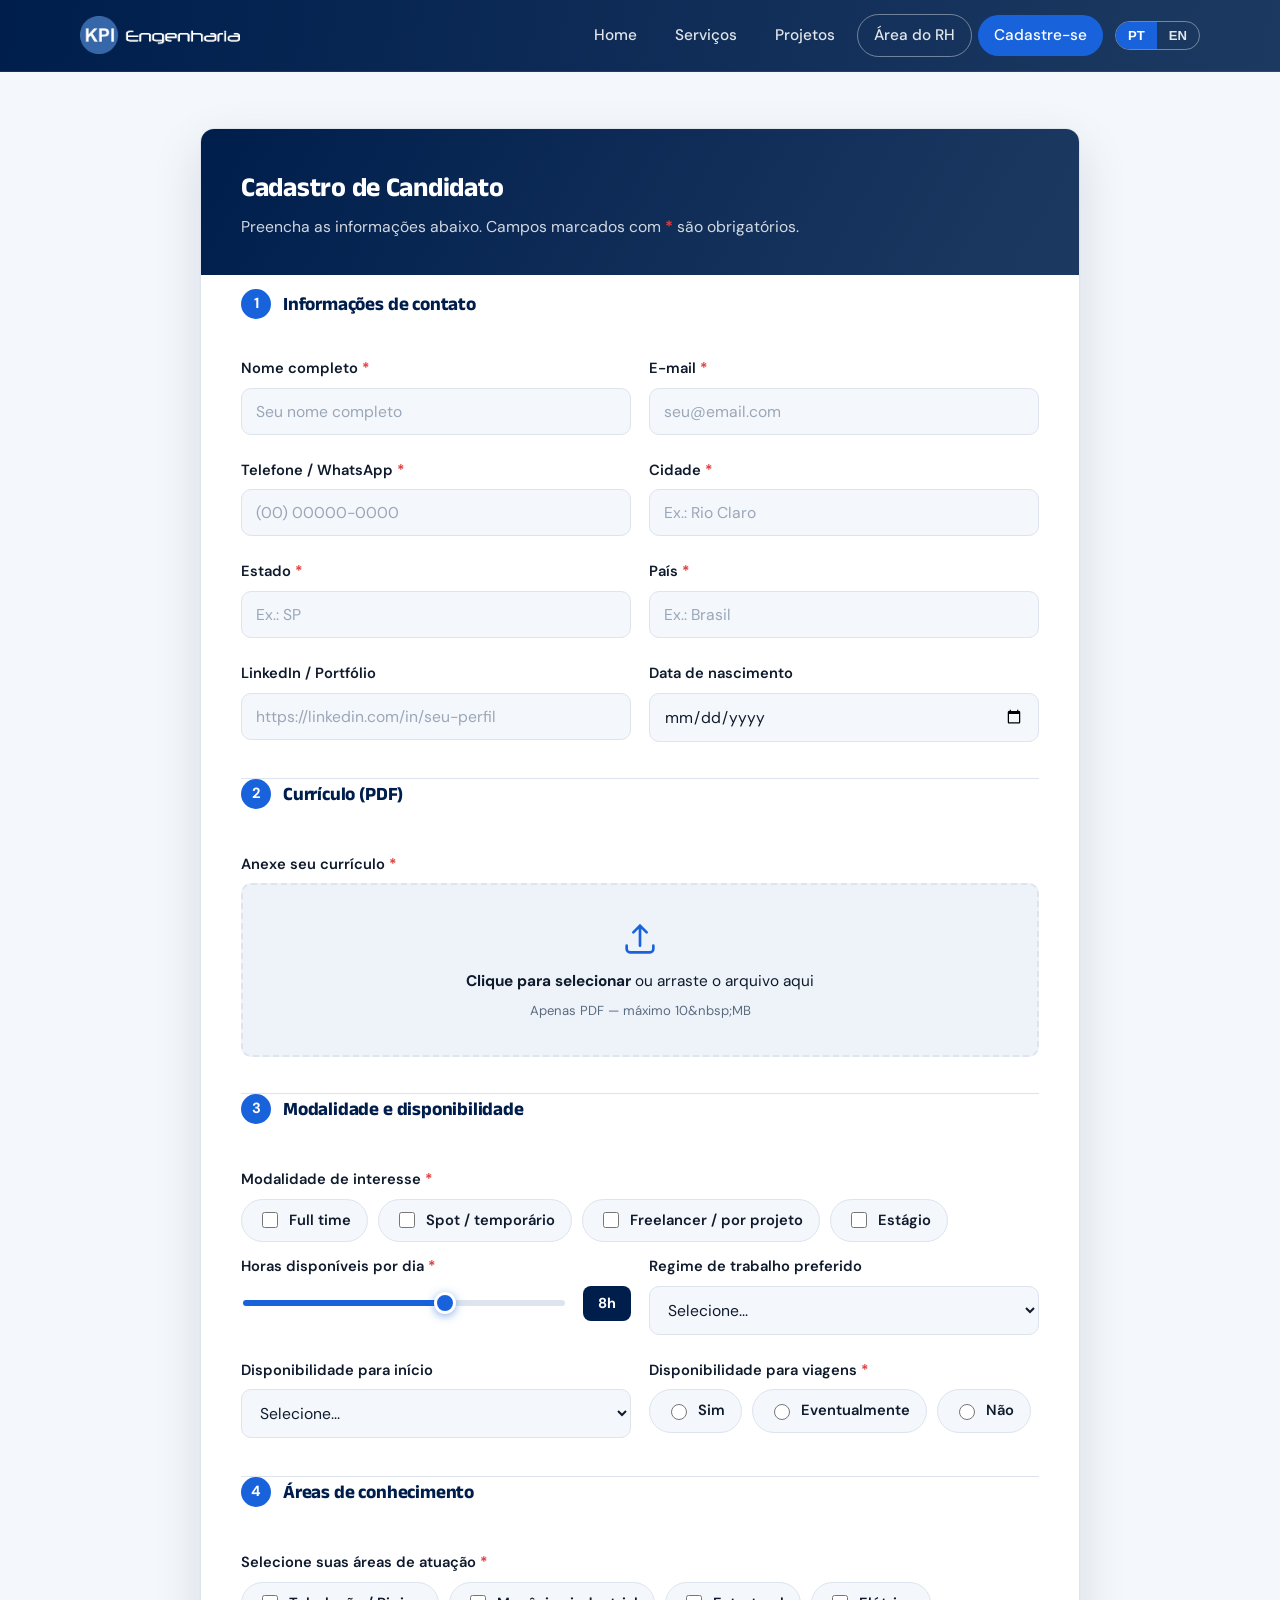
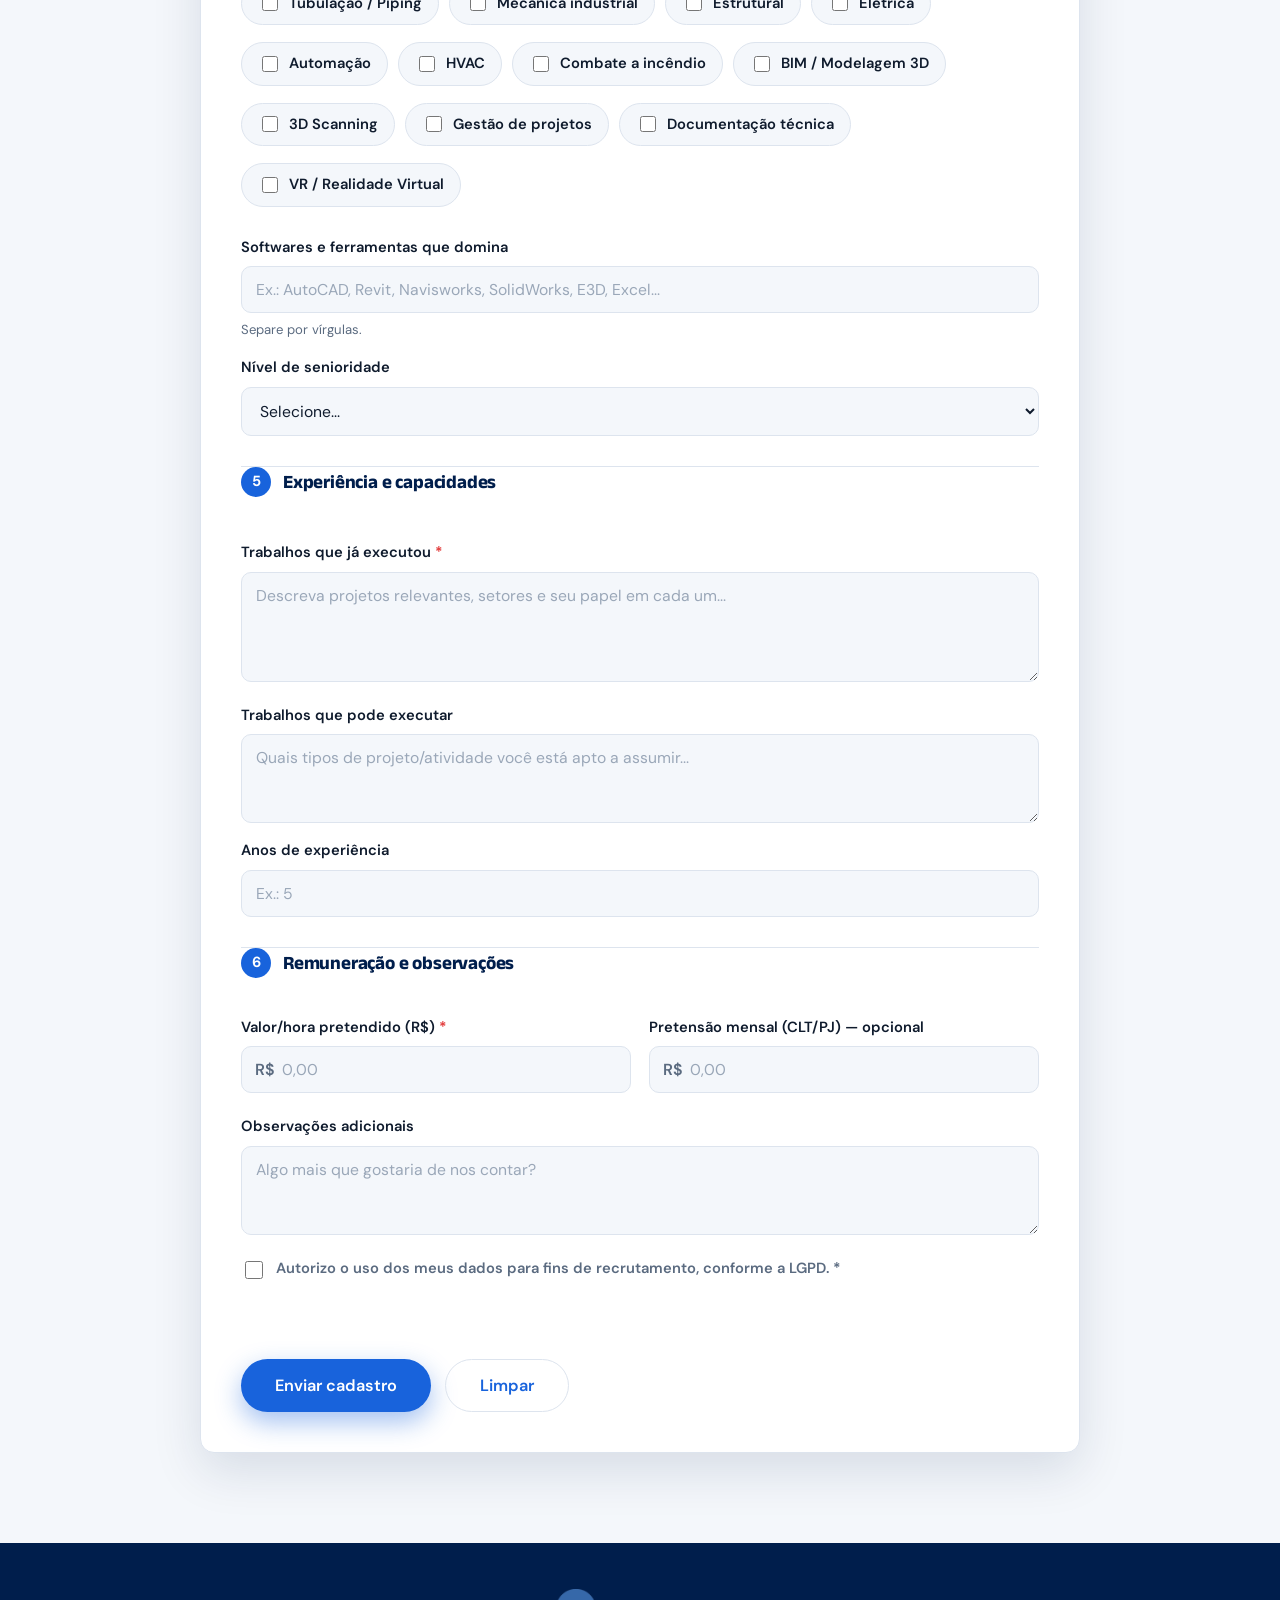
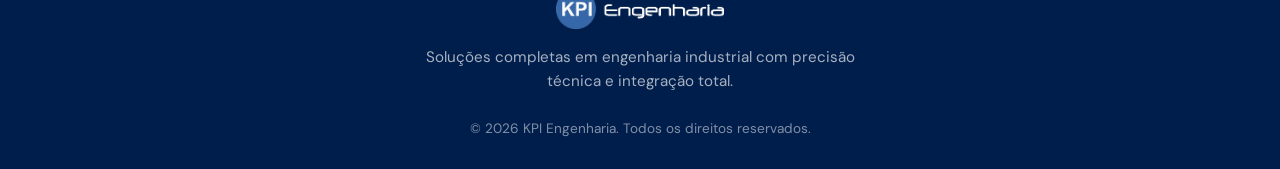
<file: index.html>
<!DOCTYPE html>
<html lang="pt-BR">
<head>
  <meta charset="UTF-8" />
  <meta name="viewport" content="width=device-width, initial-scale=1.0" />
  <title>Trabalhe Conosco — KPI Engenharia</title>
  <meta name="description" content="Cadastre seu currículo e faça parte do time de engenharia da KPI. Projetos industriais, BIM, mecânica, elétrica, automação e piping." />
  <link rel="preconnect" href="https://fonts.googleapis.com" />
  <link rel="preconnect" href="https://fonts.gstatic.com" crossorigin />
  <link href="https://fonts.googleapis.com/css2?family=Anek+Latin:wght@300;400;500;600;700;800&family=DM+Sans:opsz,wght@9..40,300;9..40,400;9..40,500;9..40,600;9..40,700&display=swap" rel="stylesheet" />
  <link rel="stylesheet" href="style.css" />
</head>
<body>

  <!-- ===== HEADER ===== -->
  <header class="site-header" id="siteHeader">
    <div class="container header-inner">
      <a href="#" class="brand" aria-label="KPI Engenharia">
        <img src="logo.png" alt="KPI Engenharia" class="brand-logo" />
      </a>
      <nav class="main-nav" aria-label="Navegação principal">
        <a href="https://www.kpiengenharia.com.br" target="_blank" rel="noopener" data-i18n="nav_home">Home</a>
        <a href="https://www.kpiengenharia.com.br" target="_blank" rel="noopener" data-i18n="nav_services">Serviços</a>
        <a href="https://www.kpiengenharia.com.br" target="_blank" rel="noopener" data-i18n="nav_projects">Projetos</a>
        <a href="#" id="hrAreaLink" class="nav-hr" rel="noopener" data-i18n="nav_hr">Área do RH</a>
        <a href="#form-cadastro" class="nav-cta" data-i18n="nav_register">Cadastre-se</a>
        <div class="lang-switch" role="group" aria-label="Idioma / Language">
          <button type="button" class="lang-btn" data-lang="pt">PT</button>
          <button type="button" class="lang-btn" data-lang="en">EN</button>
        </div>
      </nav>
    </div>
  </header>

  <!-- ===== FORM ===== -->
  <main class="form-section" id="form-cadastro">
    <div class="container">
      <div class="form-card">
        <header class="form-card-head">
          <h2 data-i18n="form_title">Cadastro de Candidato</h2>
          <p data-i18n="form_subtitle" data-i18n-html="true">Preencha as informações abaixo. Campos marcados com <span class="req">*</span> são obrigatórios.</p>
        </header>

        <form id="candidateForm" novalidate>

          <!-- 1. DADOS DE CONTATO -->
          <fieldset class="form-block">
            <legend><span class="step-num">1</span> <span data-i18n="legend_contact">Informações de contato</span></legend>
            <div class="grid grid-2">
              <div class="field">
                <label for="name" data-i18n="label_name" data-i18n-html="true">Nome completo <span class="req">*</span></label>
                <input type="text" id="name" name="name" placeholder="Seu nome completo" data-i18n-ph="ph_name" required autocomplete="name" />
                <small class="error-msg"></small>
              </div>
              <div class="field">
                <label for="email" data-i18n="label_email" data-i18n-html="true">E-mail <span class="req">*</span></label>
                <input type="email" id="email" name="email" placeholder="seu@email.com" data-i18n-ph="ph_email" required autocomplete="email" />
                <small class="error-msg"></small>
              </div>
              <div class="field">
                <label for="phone" data-i18n="label_phone" data-i18n-html="true">Telefone / WhatsApp <span class="req">*</span></label>
                <input type="tel" id="phone" name="phone" placeholder="(00) 00000-0000" data-i18n-ph="ph_phone" required autocomplete="tel" />
                <small class="error-msg"></small>
              </div>
              <div class="field">
                <label for="city" data-i18n="label_city" data-i18n-html="true">Cidade <span class="req">*</span></label>
                <input type="text" id="city" name="city" placeholder="Ex.: Rio Claro" data-i18n-ph="ph_city" required autocomplete="address-level2" />
                <small class="error-msg"></small>
              </div>
              <div class="field">
                <label for="state" data-i18n="label_state" data-i18n-html="true">Estado <span class="req">*</span></label>
                <input type="text" id="state" name="state" placeholder="Ex.: SP" data-i18n-ph="ph_state" required autocomplete="address-level1" />
                <small class="error-msg"></small>
              </div>
              <div class="field">
                <label for="country" data-i18n="label_country" data-i18n-html="true">País <span class="req">*</span></label>
                <input type="text" id="country" name="country" placeholder="Ex.: Brasil" data-i18n-ph="ph_country" required autocomplete="country-name" />
                <small class="error-msg"></small>
              </div>
              <div class="field">
                <label for="linkedin" data-i18n="label_linkedin">LinkedIn / Portfólio</label>
                <input type="url" id="linkedin" name="linkedin" placeholder="https://linkedin.com/in/seu-perfil" data-i18n-ph="ph_linkedin" />
                <small class="error-msg"></small>
              </div>
              <div class="field">
                <label for="birthDate" data-i18n="label_birth">Data de nascimento</label>
                <input type="date" id="birthDate" name="birthDate" />
                <small class="error-msg"></small>
              </div>
            </div>
          </fieldset>

          <!-- 2. CURRICULO -->
          <fieldset class="form-block">
            <legend><span class="step-num">2</span> <span data-i18n="legend_resume">Currículo (PDF)</span></legend>
            <div class="field">
              <label for="resume" data-i18n="label_resume" data-i18n-html="true">Anexe seu currículo <span class="req">*</span></label>
              <div class="dropzone" id="dropzone">
                <input type="file" id="resume" name="resume" accept="application/pdf,.pdf" required hidden />
                <div class="dropzone-inner">
                  <svg class="dz-icon" viewBox="0 0 24 24" width="40" height="40" fill="none" stroke="currentColor" stroke-width="1.6">
                    <path d="M12 16V4m0 0l-4 4m4-4l4 4" stroke-linecap="round" stroke-linejoin="round"/>
                    <path d="M4 16v2a2 2 0 002 2h12a2 2 0 002-2v-2" stroke-linecap="round" stroke-linejoin="round"/>
                  </svg>
                  <p class="dz-text" data-i18n="dz_text" data-i18n-html="true"><strong>Clique para selecionar</strong> ou arraste o arquivo aqui</p>
                  <p class="dz-hint" data-i18n="dz_hint">Apenas PDF — máximo 10&nbsp;MB</p>
                </div>
                <div class="dz-file" id="dzFile" hidden>
                  <span class="dz-file-name" id="dzFileName"></span>
                  <button type="button" class="dz-remove" id="dzRemove" aria-label="Remover arquivo">&times;</button>
                </div>
              </div>
              <small class="error-msg" id="resumeError"></small>
            </div>
          </fieldset>

          <!-- 3. MODALIDADE E DISPONIBILIDADE -->
          <fieldset class="form-block">
            <legend><span class="step-num">3</span> <span data-i18n="legend_modality">Modalidade e disponibilidade</span></legend>
            <div class="field">
              <label data-i18n="label_modality" data-i18n-html="true">Modalidade de interesse <span class="req">*</span></label>
              <div class="chip-group" role="group" aria-label="Modalidade de interesse">
                <label class="chip"><input type="checkbox" name="modality" value="Full time" /> <span data-i18n="opt_full_time">Full time</span></label>
                <label class="chip"><input type="checkbox" name="modality" value="Spot / temporary" /> <span data-i18n="opt_spot">Spot / temporário</span></label>
                <label class="chip"><input type="checkbox" name="modality" value="Freelancer / per project" /> <span data-i18n="opt_freelancer">Freelancer / por projeto</span></label>
                <label class="chip"><input type="checkbox" name="modality" value="Internship" /> <span data-i18n="opt_internship">Estágio</span></label>
              </div>
              <small class="error-msg" id="modalityError"></small>
            </div>

            <div class="grid grid-2">
              <div class="field">
                <label for="hoursPerDay" data-i18n="label_hours" data-i18n-html="true">Horas disponíveis por dia <span class="req">*</span></label>
                <div class="range-wrap">
                  <input type="range" id="hoursPerDay" name="hoursPerDay" min="1" max="12" step="1" value="8" />
                  <output id="hoursOut" class="range-out">8h</output>
                </div>
                <small class="error-msg"></small>
              </div>
              <div class="field">
                <label for="workMode" data-i18n="label_workmode">Regime de trabalho preferido</label>
                <select id="workMode" name="workMode">
                  <option value="" data-i18n="opt_select">Selecione...</option>
                  <option value="On-site" data-i18n="opt_onsite">Presencial</option>
                  <option value="Hybrid" data-i18n="opt_hybrid">Híbrido</option>
                  <option value="Remote" data-i18n="opt_remote">Remoto</option>
                  <option value="No preference" data-i18n="opt_nopref">Indiferente</option>
                </select>
                <small class="error-msg"></small>
              </div>
              <div class="field">
                <label for="startAvailability" data-i18n="label_start">Disponibilidade para início</label>
                <select id="startAvailability" name="startAvailability">
                  <option value="" data-i18n="opt_select">Selecione...</option>
                  <option value="Immediate" data-i18n="opt_immediate">Imediata</option>
                  <option value="Within 15 days" data-i18n="opt_15days">Em até 15 dias</option>
                  <option value="Within 30 days" data-i18n="opt_30days">Em até 30 dias</option>
                  <option value="Within 60 days" data-i18n="opt_60days">Em até 60 dias</option>
                </select>
                <small class="error-msg"></small>
              </div>
              <div class="field">
                <label data-i18n="label_travel" data-i18n-html="true">Disponibilidade para viagens <span class="req">*</span></label>
                <div class="chip-group" role="group" aria-label="Disponibilidade para viagens">
                  <label class="chip chip-radio"><input type="radio" name="travel" value="Yes, unrestricted" /> <span data-i18n="opt_travel_yes">Sim</span></label>
                  <label class="chip chip-radio"><input type="radio" name="travel" value="Yes, occasionally" /> <span data-i18n="opt_travel_occ">Eventualmente</span></label>
                  <label class="chip chip-radio"><input type="radio" name="travel" value="No" /> <span data-i18n="opt_travel_no">Não</span></label>
                </div>
                <small class="error-msg" id="travelError"></small>
              </div>
            </div>
          </fieldset>

          <!-- 4. AREAS DE CONHECIMENTO -->
          <fieldset class="form-block">
            <legend><span class="step-num">4</span> <span data-i18n="legend_areas">Áreas de conhecimento</span></legend>
            <div class="field">
              <label data-i18n="label_areas" data-i18n-html="true">Selecione suas áreas de atuação <span class="req">*</span></label>
              <div class="chip-group chip-group-wrap" role="group" aria-label="Áreas de conhecimento">
                <label class="chip"><input type="checkbox" name="areas" value="Piping" /> <span data-i18n="area_piping">Tubulação / Piping</span></label>
                <label class="chip"><input type="checkbox" name="areas" value="Industrial Mechanics" /> <span data-i18n="area_mechanics">Mecânica industrial</span></label>
                <label class="chip"><input type="checkbox" name="areas" value="Structural" /> <span data-i18n="area_structural">Estrutural</span></label>
                <label class="chip"><input type="checkbox" name="areas" value="Electrical" /> <span data-i18n="area_electrical">Elétrica</span></label>
                <label class="chip"><input type="checkbox" name="areas" value="Automation" /> <span data-i18n="area_automation">Automação</span></label>
                <label class="chip"><input type="checkbox" name="areas" value="HVAC" /> <span data-i18n="area_hvac">HVAC</span></label>
                <label class="chip"><input type="checkbox" name="areas" value="Fire Protection (NFPA/ABNT)" /> <span data-i18n="area_fire">Combate a incêndio</span></label>
                <label class="chip"><input type="checkbox" name="areas" value="BIM / 3D Modeling" /> <span data-i18n="area_bim">BIM / Modelagem 3D</span></label>
                <label class="chip"><input type="checkbox" name="areas" value="3D Scanning / Survey" /> <span data-i18n="area_scan">3D Scanning</span></label>
                <label class="chip"><input type="checkbox" name="areas" value="Project Management" /> <span data-i18n="area_pm">Gestão de projetos</span></label>
                <label class="chip"><input type="checkbox" name="areas" value="Technical Documentation" /> <span data-i18n="area_docs">Documentação técnica</span></label>
                <label class="chip"><input type="checkbox" name="areas" value="VR / Virtual Reality" /> <span data-i18n="area_vr">VR / Realidade Virtual</span></label>
              </div>
              <small class="error-msg" id="areasError"></small>
            </div>
            <div class="field">
              <label for="software" data-i18n="label_software">Softwares e ferramentas que domina</label>
              <input type="text" id="software" name="software" placeholder="Ex.: AutoCAD, Revit, Navisworks, SolidWorks, E3D, Excel..." data-i18n-ph="ph_software" />
              <small class="hint-msg" data-i18n="hint_software">Separe por vírgulas.</small>
            </div>
            <div class="field">
              <label for="seniority" data-i18n="label_seniority">Nível de senioridade</label>
              <select id="seniority" name="seniority">
                <option value="" data-i18n="opt_select">Selecione...</option>
                <option value="Junior" data-i18n="sen_junior">Júnior</option>
                <option value="Mid-level" data-i18n="sen_mid">Pleno</option>
                <option value="Senior" data-i18n="sen_senior">Sênior</option>
                <option value="Specialist" data-i18n="sen_specialist">Especialista</option>
                <option value="Coordinator / Lead" data-i18n="sen_lead">Coordenador / Líder</option>
              </select>
            </div>
          </fieldset>

          <!-- 5. EXPERIENCIA -->
          <fieldset class="form-block">
            <legend><span class="step-num">5</span> <span data-i18n="legend_experience">Experiência e capacidades</span></legend>
            <div class="field">
              <label for="pastWork" data-i18n="label_pastwork" data-i18n-html="true">Trabalhos que já executou <span class="req">*</span></label>
              <textarea id="pastWork" name="pastWork" rows="4" placeholder="Descreva projetos relevantes, setores e seu papel em cada um..." data-i18n-ph="ph_pastwork" required></textarea>
              <small class="error-msg"></small>
            </div>
            <div class="field">
              <label for="potentialWork" data-i18n="label_potential">Trabalhos que pode executar</label>
              <textarea id="potentialWork" name="potentialWork" rows="3" placeholder="Quais tipos de projeto/atividade você está apto a assumir..." data-i18n-ph="ph_potential"></textarea>
            </div>
            <div class="field">
              <label for="yearsExperience" data-i18n="label_years">Anos de experiência</label>
              <input type="number" id="yearsExperience" name="yearsExperience" min="0" max="100" placeholder="Ex.: 5" data-i18n-ph="ph_years" />
            </div>
          </fieldset>

          <!-- 6. REMUNERACAO -->
          <fieldset class="form-block">
            <legend><span class="step-num">6</span> <span data-i18n="legend_comp">Remuneração e observações</span></legend>
            <div class="grid grid-2">
              <div class="field">
                <label for="hourlyRate" data-i18n="label_hourly" data-i18n-html="true">Valor/hora pretendido (R$) <span class="req">*</span></label>
                <div class="input-prefix">
                  <span class="prefix">R$</span>
                  <input type="number" id="hourlyRate" name="hourlyRate" min="0" step="0.01" placeholder="0,00" required />
                </div>
                <small class="error-msg"></small>
              </div>
              <div class="field">
                <label for="monthlyExpectation" data-i18n="label_monthly">Pretensão mensal (CLT/PJ) — opcional</label>
                <div class="input-prefix">
                  <span class="prefix">R$</span>
                  <input type="number" id="monthlyExpectation" name="monthlyExpectation" min="0" step="0.01" placeholder="0,00" />
                </div>
              </div>
            </div>
            <div class="field">
              <label for="notes" data-i18n="label_notes">Observações adicionais</label>
              <textarea id="notes" name="notes" rows="3" placeholder="Algo mais que gostaria de nos contar?" data-i18n-ph="ph_notes"></textarea>
            </div>
            <div class="field field-check">
              <label class="consent">
                <input type="checkbox" id="consent" name="consent" required />
                <span data-i18n="consent_text" data-i18n-html="true">Autorizo o uso dos meus dados para fins de recrutamento, conforme a LGPD. <span class="req">*</span></span>
              </label>
              <small class="error-msg" id="consentError"></small>
            </div>
          </fieldset>

          <div class="form-actions">
            <button type="submit" class="btn btn-primary btn-lg" id="submitBtn" data-i18n="btn_submit">Enviar cadastro</button>
            <button type="reset" class="btn btn-ghost btn-lg" data-i18n="btn_reset">Limpar</button>
          </div>
        </form>
      </div>
    </div>
  </main>

  <!-- ===== SUCCESS MODAL ===== -->
  <div class="modal-overlay" id="successModal" hidden>
    <div class="modal" role="dialog" aria-modal="true" aria-labelledby="modalTitle">
      <div class="modal-icon">
        <svg viewBox="0 0 24 24" width="48" height="48" fill="none" stroke="currentColor" stroke-width="2">
          <path d="M20 6L9 17l-5-5" stroke-linecap="round" stroke-linejoin="round"/>
        </svg>
      </div>
      <h3 id="modalTitle" data-i18n="modal_title">Cadastro enviado com sucesso!</h3>
      <p data-i18n="modal_body">Obrigado pelo seu interesse em fazer parte da KPI Engenharia. Recebemos seus dados e entraremos em contato caso haja uma oportunidade alinhada ao seu perfil.</p>
      <button type="button" class="btn btn-primary" id="modalClose" data-i18n="modal_close">Fechar</button>
    </div>
  </div>

  <!-- ===== FOOTER ===== -->
  <footer class="site-footer">
    <div class="container footer-inner">
      <div class="footer-brand">
        <img src="logo.png" alt="KPI Engenharia" class="footer-logo" />
      </div>
      <p class="footer-tag" data-i18n="footer_tag">Soluções completas em engenharia industrial com precisão técnica e integração total.</p>
      <p class="footer-copy">© <span id="year"></span> KPI Engenharia. <span data-i18n="footer_rights">Todos os direitos reservados.</span></p>
    </div>
  </footer>

  <script src="script.js"></script>
</body>
</html>
</file>
<file: style.css>
/* ===================================================================
   KPI Engenharia — Trabalhe Conosco
   Identidade visual baseada em www.kpiengenharia.com.br
   =================================================================== */

:root {
  /* Paleta extraída do site */
  --kpi-blue:        #1863dc;   /* azul royal principal (botões/CTA) */
  --kpi-blue-dark:   #1450b8;
  --kpi-blue-mid:    #3668a9;   /* azul médio (apoio) */
  --kpi-navy:        #001e4c;   /* azul escuro profundo */
  --kpi-navy-2:      #0a1a33;
  --kpi-steel:       #1c3a61;

  --white:   #ffffff;
  --ink:     #0f1b2d;
  --muted:   #5b6b80;
  --line:    #dde4ee;
  --bg-soft: #f4f7fb;
  --bg-tint: #eef3fa;

  --radius:    14px;
  --radius-sm: 10px;
  --shadow:    0 18px 50px rgba(0, 30, 76, .12);
  --shadow-sm: 0 6px 20px rgba(0, 30, 76, .08);

  --font-head: "Anek Latin", system-ui, sans-serif;
  --font-body: "DM Sans", system-ui, sans-serif;
}

*, *::before, *::after { box-sizing: border-box; }

html { scroll-behavior: smooth; }

body {
  margin: 0;
  font-family: var(--font-body);
  color: var(--ink);
  background: var(--bg-soft);
  line-height: 1.6;
  -webkit-font-smoothing: antialiased;
}

h1, h2, h3, legend { font-family: var(--font-head); letter-spacing: -.01em; }

.container { width: min(1120px, 92%); margin-inline: auto; }

/* ===================== HEADER ===================== */
.site-header {
  position: sticky;
  top: 0;
  z-index: 50;
  background: linear-gradient(100deg, var(--kpi-navy), var(--kpi-steel));
  border-bottom: 1px solid rgba(255, 255, 255, .08);
  transition: box-shadow .3s, background .3s;
}
.site-header.scrolled {
  box-shadow: 0 6px 24px rgba(0, 30, 76, .28);
}
.header-inner {
  display: flex;
  align-items: center;
  justify-content: space-between;
  gap: 24px;
  padding: 14px 0;
}

.brand { display: inline-flex; align-items: center; text-decoration: none; }
.brand-logo { height: 38px; width: auto; display: block; }

.main-nav { display: flex; align-items: center; gap: 6px; }
.main-nav a {
  color: rgba(255,255,255,.88);
  text-decoration: none;
  font-weight: 500; font-size: .96rem;
  padding: 8px 16px; border-radius: 30px;
  transition: background .2s, color .2s;
}
.main-nav a:hover { background: rgba(255,255,255,.12); color: #fff; }
.main-nav .nav-cta {
  background: var(--kpi-blue);
  color: #fff;
}
.main-nav .nav-cta:hover { background: var(--kpi-blue-dark); }

/* HR-area (admin login) link */
.main-nav .nav-hr {
  border: 1.5px solid rgba(255,255,255,.4);
}
.main-nav .nav-hr:hover { background: rgba(255,255,255,.16); color: #fff; }

/* Language switch (PT / EN) */
.lang-switch {
  display: inline-flex;
  align-items: center;
  margin-left: 6px;
  border: 1.5px solid rgba(255,255,255,.4);
  border-radius: 30px;
  overflow: hidden;
}
.lang-switch .lang-btn {
  background: transparent;
  color: rgba(255,255,255,.88);
  border: none;
  cursor: pointer;
  font-weight: 600; font-size: .82rem;
  padding: 6px 12px;
  transition: background .2s, color .2s;
}
.lang-switch .lang-btn:hover { background: rgba(255,255,255,.12); color: #fff; }
.lang-switch .lang-btn.active { background: var(--kpi-blue); color: #fff; }

/* ===================== BUTTONS ===================== */
.btn {
  display: inline-flex; align-items: center; justify-content: center;
  gap: 8px; cursor: pointer;
  font-family: var(--font-body); font-weight: 600; font-size: .98rem;
  border: none; border-radius: 40px;
  padding: 13px 28px; text-decoration: none;
  transition: transform .15s, box-shadow .2s, background .2s;
}
.btn:active { transform: translateY(1px); }
.btn-lg { padding: 15px 34px; font-size: 1.02rem; }
.btn-primary {
  background: var(--kpi-blue); color: #fff;
  box-shadow: 0 10px 26px rgba(24,99,220,.4);
}
.btn-primary:hover { background: var(--kpi-blue-dark); box-shadow: 0 12px 30px rgba(24,99,220,.5); }
.btn-ghost {
  background: transparent; color: var(--kpi-blue);
  border: 1.5px solid var(--line);
}
.btn-ghost:hover { border-color: var(--kpi-blue); background: var(--bg-tint); }

/* ===================== FORM SECTION ===================== */
.form-section { padding: 56px 0 90px; }
.form-card {
  background: #fff;
  border-radius: var(--radius);
  box-shadow: var(--shadow);
  border: 1px solid var(--line);
  overflow: hidden;
  position: relative;
  z-index: 2;
  max-width: 880px;
  margin-inline: auto;
}
.form-card-head {
  background: linear-gradient(120deg, var(--kpi-navy), var(--kpi-steel));
  color: #fff;
  padding: 36px 40px;
}
.form-card-head h2 { margin: 0 0 6px; font-size: 1.7rem; font-weight: 700; }
.form-card-head p { margin: 0; color: rgba(255,255,255,.82); font-size: .98rem; }

#candidateForm { padding: 14px 40px 40px; }

/* ===================== FIELDSETS ===================== */
.form-block { border: none; margin: 0; padding: 30px 0; border-bottom: 1px solid var(--line); }
.form-block:last-of-type { border-bottom: none; }
.form-block legend {
  display: flex; align-items: center; gap: 12px;
  font-size: 1.18rem; font-weight: 700; color: var(--kpi-navy);
  padding: 0; margin-bottom: 8px;
}
.step-num {
  display: grid; place-items: center;
  width: 30px; height: 30px;
  background: var(--kpi-blue); color: #fff;
  border-radius: 50%; font-size: .92rem; font-weight: 700;
  font-family: var(--font-body);
}

/* ===================== GRID & FIELDS ===================== */
.grid { display: grid; gap: 18px; }
.grid-2 { grid-template-columns: 1fr 1fr; }

.field { display: flex; flex-direction: column; margin-top: 16px; }
.field:first-of-type { margin-top: 6px; }
/* Inside a grid, vertical spacing comes from `gap`; per-field margins would
   offset the first cell of each row and break alignment with its neighbor. */
.grid .field { margin-top: 0; }
.field label { font-weight: 600; font-size: .92rem; color: var(--ink); margin-bottom: 7px; }
.req { color: #e23b3b; font-weight: 700; }

input[type="text"], input[type="email"], input[type="tel"], input[type="url"],
input[type="date"], input[type="number"], select, textarea {
  width: 100%;
  font-family: var(--font-body); font-size: .98rem; color: var(--ink);
  background: var(--bg-soft);
  border: 1.5px solid var(--line);
  border-radius: var(--radius-sm);
  padding: 12px 14px;
  transition: border-color .2s, box-shadow .2s, background .2s;
}
textarea { resize: vertical; min-height: 80px; }
input:focus, select:focus, textarea:focus {
  outline: none;
  border-color: var(--kpi-blue);
  background: #fff;
  box-shadow: 0 0 0 4px rgba(24,99,220,.12);
}
input::placeholder, textarea::placeholder { color: #9aa7b8; }

.input-prefix { position: relative; display: flex; align-items: center; }
.input-prefix .prefix {
  position: absolute; left: 14px;
  color: var(--muted); font-weight: 600; pointer-events: none;
}
.input-prefix input { padding-left: 40px; }

.hint-msg { color: var(--muted); font-size: .82rem; margin-top: 6px; }
.error-msg { color: #e23b3b; font-size: .82rem; margin-top: 6px; min-height: 0; display: block; }
.field.invalid input, .field.invalid select, .field.invalid textarea { border-color: #e23b3b; background: #fff5f5; }

/* ===================== RANGE ===================== */
.range-wrap { display: flex; align-items: center; gap: 16px; }
.range-wrap input[type="range"] {
  flex: 1; -webkit-appearance: none; appearance: none;
  height: 6px; border-radius: 6px; padding: 0;
  background: linear-gradient(to right, var(--kpi-blue) 0%, var(--kpi-blue) 64%, var(--line) 64%);
  border: none;
}
.range-wrap input[type="range"]::-webkit-slider-thumb {
  -webkit-appearance: none; appearance: none;
  width: 22px; height: 22px; border-radius: 50%;
  background: var(--kpi-blue); border: 3px solid #fff;
  box-shadow: 0 2px 8px rgba(24,99,220,.5); cursor: pointer;
}
.range-wrap input[type="range"]::-moz-range-thumb {
  width: 22px; height: 22px; border-radius: 50%;
  background: var(--kpi-blue); border: 3px solid #fff;
  box-shadow: 0 2px 8px rgba(24,99,220,.5); cursor: pointer;
}
.range-out {
  min-width: 48px; text-align: center;
  background: var(--kpi-navy); color: #fff;
  font-weight: 700; font-size: .9rem;
  padding: 6px 10px; border-radius: 8px;
}

/* ===================== CHIPS (checkbox/radio) ===================== */
.chip-group { display: flex; flex-wrap: wrap; gap: 10px; }
.chip-group-wrap { gap: 10px; }
.chip {
  display: inline-flex; align-items: center; gap: 8px;
  background: var(--bg-soft);
  border: 1.5px solid var(--line);
  border-radius: 30px;
  padding: 9px 16px; cursor: pointer;
  font-size: .9rem; font-weight: 500; color: var(--ink);
  transition: all .18s; user-select: none;
}
.chip input { accent-color: var(--kpi-blue); width: 16px; height: 16px; cursor: pointer; }
.chip:hover { border-color: var(--kpi-blue-mid); }
.chip:has(input:checked) {
  background: var(--kpi-blue); color: #fff; border-color: var(--kpi-blue);
  box-shadow: 0 4px 12px rgba(24,99,220,.3);
}
.chip:has(input:checked) input { accent-color: #fff; }

/* ===================== DROPZONE ===================== */
.dropzone {
  border: 2px dashed var(--line);
  border-radius: var(--radius-sm);
  background: var(--bg-tint);
  transition: border-color .2s, background .2s;
  cursor: pointer;
}
.dropzone:hover, .dropzone.dragover { border-color: var(--kpi-blue); background: rgba(24,99,220,.06); }
.dropzone-inner {
  display: flex; flex-direction: column; align-items: center; gap: 6px;
  padding: 34px 20px; text-align: center; color: var(--muted);
}
.dropzone-inner[hidden] { display: none; }
.dz-icon { color: var(--kpi-blue); }
.dz-text { margin: 4px 0 0; font-size: .96rem; color: var(--ink); }
.dz-hint { margin: 0; font-size: .82rem; }
.dz-file {
  display: flex; align-items: center; justify-content: space-between; gap: 12px;
  padding: 14px 18px; background: #fff; border-radius: var(--radius-sm);
  margin: 10px; border: 1px solid var(--line);
}
.dz-file[hidden] { display: none; }
.dz-file-name { font-weight: 600; font-size: .92rem; color: var(--kpi-navy); word-break: break-all; }
.dz-remove {
  border: none; background: #ffe9e9; color: #e23b3b;
  width: 30px; height: 30px; border-radius: 50%;
  font-size: 1.3rem; line-height: 1; cursor: pointer; flex-shrink: 0;
  transition: background .2s;
}
.dz-remove:hover { background: #ffd2d2; }

/* ===================== CONSENT ===================== */
.field-check { margin-top: 22px; }
.consent { display: flex; align-items: flex-start; gap: 10px; font-weight: 500; cursor: pointer; }
.consent input { margin-top: 4px; accent-color: var(--kpi-blue); width: 18px; height: 18px; flex-shrink: 0; }
.consent span { font-size: .92rem; color: var(--muted); }

/* ===================== ACTIONS ===================== */
.form-actions { display: flex; gap: 14px; margin-top: 34px; flex-wrap: wrap; }
#submitBtn[disabled] { opacity: .65; cursor: not-allowed; }

/* ===================== MODAL ===================== */
.modal-overlay {
  position: fixed; inset: 0; z-index: 100;
  background: rgba(0, 30, 76, .55);
  backdrop-filter: blur(4px);
  display: grid; place-items: center; padding: 20px;
  animation: fadeIn .25s ease;
}
.modal-overlay[hidden] { display: none; }
.modal {
  background: #fff; border-radius: var(--radius);
  max-width: 460px; width: 100%; text-align: center;
  padding: 44px 36px; box-shadow: var(--shadow);
  animation: pop .3s ease;
}
.modal-icon {
  width: 80px; height: 80px; border-radius: 50%;
  background: rgba(24,99,220,.12); color: var(--kpi-blue);
  display: grid; place-items: center; margin: 0 auto 18px;
}
.modal h3 { margin: 0 0 10px; font-size: 1.5rem; color: var(--kpi-navy); }
.modal p { margin: 0 0 24px; color: var(--muted); font-size: .98rem; }
@keyframes fadeIn { from { opacity: 0; } to { opacity: 1; } }
@keyframes pop { from { opacity: 0; transform: scale(.92); } to { opacity: 1; transform: scale(1); } }

/* ===================== FOOTER ===================== */
.site-footer { background: var(--kpi-navy); color: rgba(255,255,255,.8); padding: 46px 0 30px; }
.footer-inner { display: flex; flex-direction: column; align-items: center; gap: 12px; text-align: center; }
.footer-brand { display: flex; align-items: center; gap: 12px; }
.footer-logo { height: 40px; width: auto; display: block; }
.footer-tag { max-width: 480px; margin: 4px 0; color: rgba(255,255,255,.65); font-size: .95rem; }
.footer-copy { font-size: .85rem; color: rgba(255,255,255,.5); margin: 8px 0 0; }

/* ===================== RESPONSIVE ===================== */
@media (max-width: 760px) {
  .grid-2 { grid-template-columns: 1fr; }
  .main-nav a:not(.nav-cta) { display: none; }
  .form-card-head, #candidateForm { padding-left: 22px; padding-right: 22px; }
  .form-card-head { padding-top: 28px; padding-bottom: 28px; }
  .form-actions .btn { flex: 1; }
  .brand-logo { height: 32px; }
}
</file>
